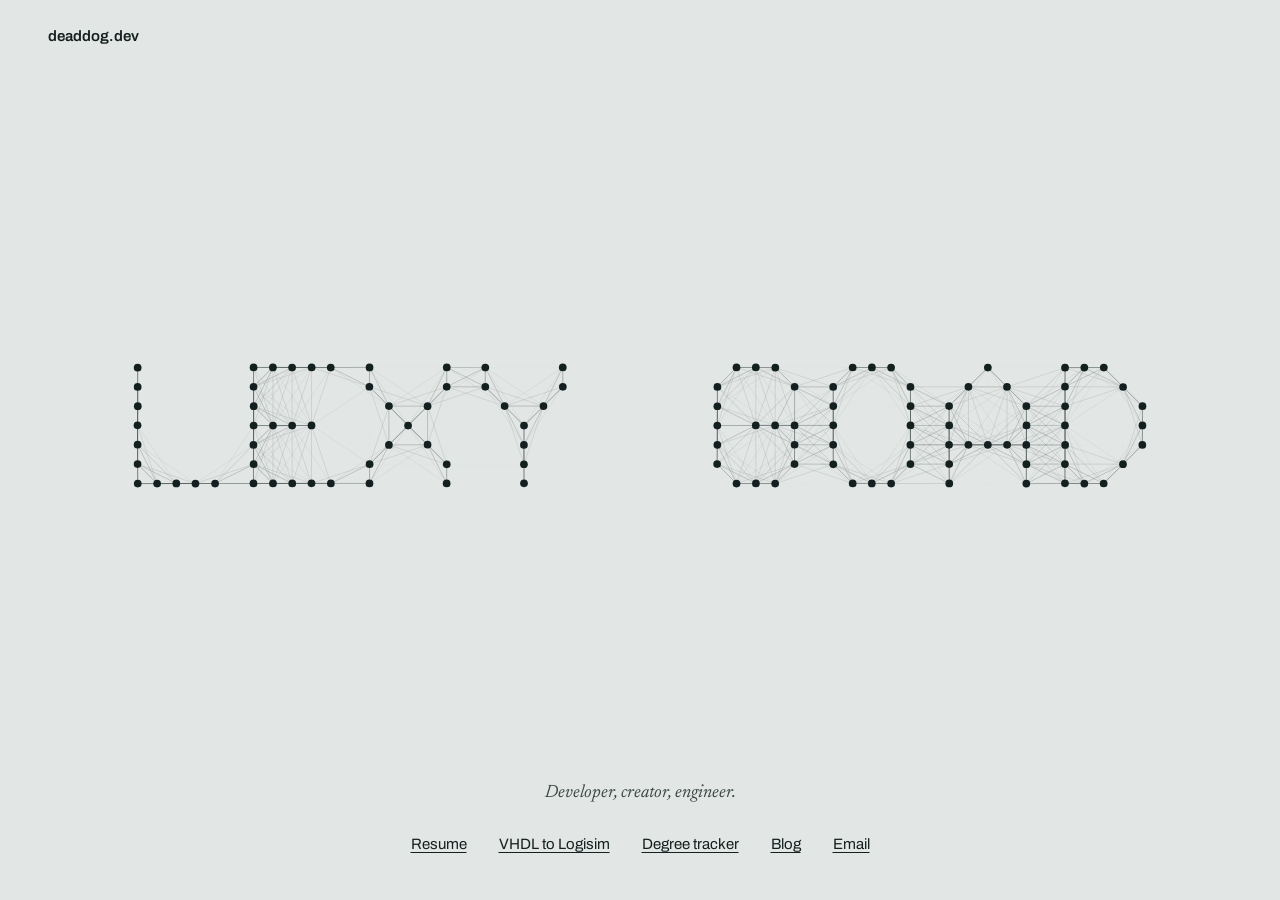
<file: index.html>
<!DOCTYPE html>
<html lang="en">
<head>
  <meta charset="utf-8">
  <meta name="viewport" content="width=device-width, initial-scale=1">
  <link rel="icon" href="assets/favicon.svg" type="image/svg+xml">
  <title>Lexy Goad</title>
  <meta name="description" content="Lexy Goad: developer, creator and engineer. Resume, projects and writing.">
  <meta name="theme-color" content="#e2e6e4">
  <link rel="preconnect" href="https://fonts.googleapis.com">
  <link rel="preconnect" href="https://fonts.gstatic.com" crossorigin>
  <link rel="stylesheet" href="https://fonts.googleapis.com/css2?family=Archivo:wght@400;600&family=Newsreader:ital,opsz,wght@0,6..72,400;1,6..72,400&display=swap">
  <link rel="stylesheet" href="assets/site.css">
  <style>
    body {
      display: flex;
      flex-direction: column;
      height: 100vh;
      height: 100dvh;
      overflow: hidden;
    }

    .stage {
      position: relative;
      flex: 1;
      min-height: 0;
    }

    #dots {
      position: absolute;
      inset: 0;
      width: 100%;
      height: 100%;
      display: block;
      touch-action: none;
    }

    .visually-hidden {
      position: absolute;
      width: 1px;
      height: 1px;
      margin: -1px;
      padding: 0;
      overflow: hidden;
      clip: rect(0 0 0 0);
      white-space: nowrap;
    }

    .intro {
      padding: 0 var(--gutter) 2.5rem;
      text-align: center;
    }

    .intro p {
      font-style: italic;
      color: var(--ink-soft);
      margin-bottom: 1.25rem;
    }

    .intro nav {
      display: flex;
      flex-wrap: wrap;
      justify-content: center;
      gap: 0.5rem 2rem;
      font-family: var(--sans);
      font-size: 0.9375rem;
    }

    .intro nav a {
      padding-block: 0.25rem;
    }

    .site-header {
      justify-content: flex-start;
    }
  </style>
</head>
<body>
  <header class="site-header">
    <span class="home">deaddog.dev</span>
  </header>

  <main class="stage">
    <h1 class="visually-hidden">Lexy Goad</h1>
    <canvas id="dots" aria-hidden="true"></canvas>
  </main>

  <div class="intro">
    <p>Developer, creator, engineer.</p>
    <nav aria-label="Main">
      <a href="resume.html">Resume</a>
      <a href="vhdl-logisim.html">VHDL to Logisim</a>
      <a href="degree-tracker.html">Degree tracker</a>
      <a href="blog.html">Blog</a>
      <a href="mailto:lexy.goad@gmail.com">Email</a>
    </nav>
  </div>

  <script>
    (() => {
      "use strict";

      // 5x7 bitmap letters. 1 = dot.
      const GLYPHS = {
        A: ["00100", "01010", "10001", "10001", "11111", "10001", "10001"],
        D: ["11100", "10010", "10001", "10001", "10001", "10010", "11100"],
        E: ["11111", "10000", "10000", "11110", "10000", "10000", "11111"],
        G: ["01110", "10001", "10000", "10111", "10001", "10001", "01110"],
        L: ["10000", "10000", "10000", "10000", "10000", "10000", "11111"],
        O: ["01110", "10001", "10001", "10001", "10001", "10001", "01110"],
        X: ["10001", "10001", "01010", "00100", "01010", "10001", "10001"],
        Y: ["10001", "10001", "01010", "00100", "00100", "00100", "00100"],
        " ": ["00000", "00000", "00000", "00000", "00000", "00000", "00000"],
      };

      const TEXT = "LEXY GOAD";
      const COLS = 5;
      const ROWS = 7;

      const REPEL_RADIUS = 110;
      const REPEL_FORCE = 7000;
      const SPRING = 0.045;
      const DAMPING = 0.82;
      const LINK_DIST = 80;

      const INK = "20, 32, 31";
      const MARK = "160, 24, 92";

      const canvas = document.getElementById("dots");
      const ctx = canvas.getContext("2d");
      const reduceMotion = window.matchMedia("(prefers-reduced-motion: reduce)");

      let width = 0;
      let height = 0;
      let dpr = 1;
      let nodes = [];
      let pointer = { x: -9999, y: -9999 };
      let running = false;

      function build() {
        nodes = [];
        const totalCols = TEXT.length * COLS + (TEXT.length - 1);
        const cell = Math.min((width * 0.8) / totalCols, (height * 0.5) / ROWS);
        const startX = (width - totalCols * cell) / 2;
        const startY = (height - ROWS * cell) / 2;

        let offset = 0;
        for (const ch of TEXT) {
          const glyph = GLYPHS[ch];
          for (let row = 0; row < ROWS; row++) {
            for (let col = 0; col < COLS; col++) {
              if (glyph[row][col] !== "1") continue;
              const hx = startX + offset + col * cell + cell / 2;
              const hy = startY + row * cell + cell / 2;
              const scatter = reduceMotion.matches ? 0 : 400;
              nodes.push({
                hx,
                hy,
                x: hx + (Math.random() - 0.5) * scatter,
                y: hy + (Math.random() - 0.5) * scatter,
                vx: 0,
                vy: 0,
                r: cell * 0.2,
              });
            }
          }
          offset += (COLS + 1) * cell;
        }
      }

      function resize() {
        dpr = Math.min(window.devicePixelRatio || 1, 2);
        width = canvas.clientWidth;
        height = canvas.clientHeight;
        canvas.width = Math.round(width * dpr);
        canvas.height = Math.round(height * dpr);
        ctx.setTransform(dpr, 0, 0, dpr, 0, 0);
        build();
        if (!running) frame();
      }

      function step() {
        const r2 = REPEL_RADIUS * REPEL_RADIUS;
        for (const n of nodes) {
          n.vx += (n.hx - n.x) * SPRING;
          n.vy += (n.hy - n.y) * SPRING;

          const dx = n.x - pointer.x;
          const dy = n.y - pointer.y;
          const d2 = dx * dx + dy * dy;
          if (d2 < r2 && d2 > 0.01) {
            const d = Math.sqrt(d2);
            const f = REPEL_FORCE / d2;
            n.vx += (dx / d) * f;
            n.vy += (dy / d) * f;
          }

          n.vx *= DAMPING;
          n.vy *= DAMPING;
          n.x += n.vx;
          n.y += n.vy;
        }
      }

      function paint() {
        ctx.clearRect(0, 0, width, height);

        // Thin links between nearby dots.
        const max2 = LINK_DIST * LINK_DIST;
        ctx.lineWidth = 0.75;
        for (let i = 0; i < nodes.length; i++) {
          const a = nodes[i];
          for (let j = i + 1; j < nodes.length; j++) {
            const b = nodes[j];
            const dx = a.x - b.x;
            if (dx > LINK_DIST || dx < -LINK_DIST) continue;
            const dy = a.y - b.y;
            const d2 = dx * dx + dy * dy;
            if (d2 > max2) continue;
            const alpha = (1 - Math.sqrt(d2) / LINK_DIST) * 0.5;
            ctx.strokeStyle = `rgba(${INK}, ${alpha})`;
            ctx.beginPath();
            ctx.moveTo(a.x, a.y);
            ctx.lineTo(b.x, b.y);
            ctx.stroke();
          }
        }

        // Dots. Anything pushed away from its spot turns magenta.
        for (const n of nodes) {
          const away = Math.hypot(n.x - n.hx, n.y - n.hy);
          ctx.fillStyle = away > 24 ? `rgb(${MARK})` : `rgb(${INK})`;
          ctx.beginPath();
          ctx.arc(n.x, n.y, n.r, 0, Math.PI * 2);
          ctx.fill();
        }
      }

      function frame() {
        step();
        paint();
        if (!reduceMotion.matches) {
          running = true;
          requestAnimationFrame(frame);
        } else {
          running = false;
        }
      }

      function setPointer(e) {
        const rect = canvas.getBoundingClientRect();
        pointer.x = e.clientX - rect.left;
        pointer.y = e.clientY - rect.top;
        if (reduceMotion.matches && !running) frame();
      }

      canvas.addEventListener("pointermove", setPointer);
      canvas.addEventListener("pointerdown", setPointer);
      canvas.addEventListener("pointerleave", () => {
        pointer.x = pointer.y = -9999;
      });

      let resizeTimer;
      window.addEventListener("resize", () => {
        clearTimeout(resizeTimer);
        resizeTimer = setTimeout(resize, 120);
      });

      resize();
      if (!running) frame();
    })();
  </script>
</body>
</html>
</file>
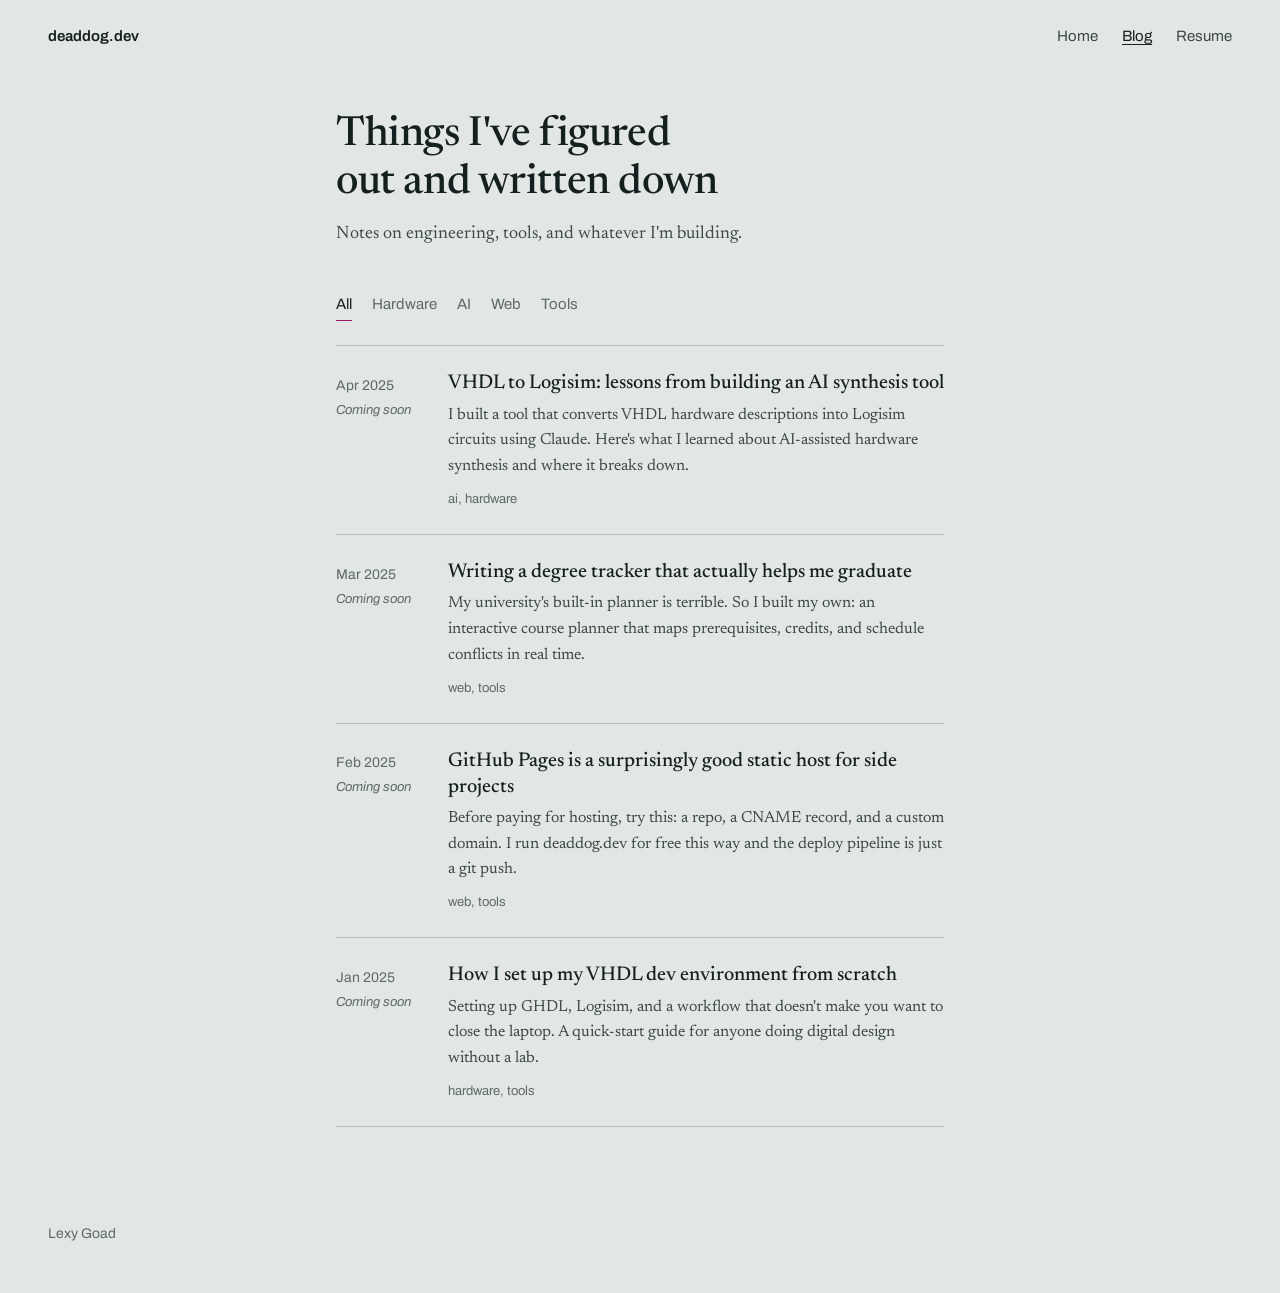
<file: blog.html>
<!DOCTYPE html>
<html lang="en">
<head>
  <meta charset="utf-8">
  <meta name="viewport" content="width=device-width, initial-scale=1">
  <link rel="icon" href="assets/favicon.svg" type="image/svg+xml">
  <title>Blog | Lexy Goad</title>
  <meta name="description" content="Notes on engineering, tools and whatever Lexy Goad is building.">
  <meta name="theme-color" content="#e2e6e4">
  <link rel="preconnect" href="https://fonts.googleapis.com">
  <link rel="preconnect" href="https://fonts.gstatic.com" crossorigin>
  <link rel="stylesheet" href="https://fonts.googleapis.com/css2?family=Archivo:wght@400;600&family=Newsreader:ital,opsz,wght@0,6..72,400;0,6..72,500;1,6..72,400&display=swap">
  <link rel="stylesheet" href="assets/site.css">
  <style>
    .intro h1 {
      font-size: clamp(1.9rem, 5vw, 2.6rem);
      font-weight: 500;
      line-height: 1.15;
      letter-spacing: -0.01em;
      text-wrap: balance;
    }

    .intro p {
      margin-top: 0.75rem;
      color: var(--ink-soft);
    }

    .filters {
      display: flex;
      flex-wrap: wrap;
      gap: 0.25rem 1.25rem;
      margin-top: 2.5rem;
      font-family: var(--sans);
      font-size: 0.9375rem;
    }

    .filters button {
      padding: 0.25rem 0;
      border: 0;
      border-bottom: 1px solid transparent;
      background: none;
      color: var(--muted);
      font: inherit;
      cursor: pointer;
    }

    .filters button:hover {
      color: var(--ink);
    }

    .filters button[aria-pressed="true"] {
      color: var(--ink);
      border-bottom-color: var(--mark);
    }

    .posts {
      margin-top: 1.5rem;
      border-top: 1px solid var(--rule);
    }

    .post {
      display: grid;
      grid-template-columns: 5.5rem 1fr;
      gap: 0 1.5rem;
      padding: 1.5rem 0;
      border-bottom: 1px solid var(--rule);
    }

    .post .when {
      font-family: var(--sans);
      font-size: 0.875rem;
      color: var(--muted);
      padding-top: 0.3rem;
    }

    .post h2 {
      font-size: 1.25rem;
      font-weight: 500;
      line-height: 1.3;
    }

    .post h2 a {
      text-decoration: none;
    }

    .post h2 a:hover {
      text-decoration: underline;
    }

    .post p {
      margin-top: 0.4rem;
      font-size: 1rem;
      color: var(--ink-soft);
    }

    .post .tags {
      margin-top: 0.6rem;
      font-family: var(--sans);
      font-size: 0.8125rem;
      color: var(--muted);
    }

    .post .soon {
      display: block;
      margin-top: 0.15rem;
      font-size: 0.8125rem;
      font-style: italic;
    }

    .empty {
      padding: 2rem 0;
      color: var(--muted);
    }

    @media (max-width: 30rem) {
      .post {
        grid-template-columns: 1fr;
      }

      .post .when {
        padding-top: 0;
        margin-bottom: 0.25rem;
      }
    }
  </style>
</head>
<body>
  <a class="skip-link" href="#content">Skip to content</a>

  <header class="site-header">
    <a class="home" href="./">deaddog.dev</a>
    <nav class="site-nav" aria-label="Main">
      <a href="./">Home</a>
      <a href="blog.html" aria-current="page">Blog</a>
      <a href="resume.html">Resume</a>
    </nav>
  </header>

  <main class="page" id="content">
    <div class="intro">
      <h1>Things I've figured out and written down</h1>
      <p>Notes on engineering, tools, and whatever I'm building.</p>
    </div>

    <div class="filters" id="filters" role="group" aria-label="Filter posts by topic">
      <button type="button" data-tag="all" aria-pressed="true">All</button>
      <button type="button" data-tag="hardware" aria-pressed="false">Hardware</button>
      <button type="button" data-tag="ai" aria-pressed="false">AI</button>
      <button type="button" data-tag="web" aria-pressed="false">Web</button>
      <button type="button" data-tag="tools" aria-pressed="false">Tools</button>
    </div>

    <div class="posts" id="posts" aria-live="polite"></div>
  </main>

  <footer class="site-footer">Lexy Goad</footer>

  <script>
    (() => {
      "use strict";

      // Set `url` once a post is published. Posts without a url render as plain text.
      const POSTS = [
        {
          date: "2025-04",
          label: "Apr 2025",
          title: "VHDL to Logisim: lessons from building an AI synthesis tool",
          excerpt: "I built a tool that converts VHDL hardware descriptions into Logisim circuits using Claude. Here's what I learned about AI-assisted hardware synthesis and where it breaks down.",
          tags: ["ai", "hardware"],
          url: null,
        },
        {
          date: "2025-03",
          label: "Mar 2025",
          title: "Writing a degree tracker that actually helps me graduate",
          excerpt: "My university's built-in planner is terrible. So I built my own: an interactive course planner that maps prerequisites, credits, and schedule conflicts in real time.",
          tags: ["web", "tools"],
          url: null,
        },
        {
          date: "2025-02",
          label: "Feb 2025",
          title: "GitHub Pages is a surprisingly good static host for side projects",
          excerpt: "Before paying for hosting, try this: a repo, a CNAME record, and a custom domain. I run deaddog.dev for free this way and the deploy pipeline is just a git push.",
          tags: ["web", "tools"],
          url: null,
        },
        {
          date: "2025-01",
          label: "Jan 2025",
          title: "How I set up my VHDL dev environment from scratch",
          excerpt: "Setting up GHDL, Logisim, and a workflow that doesn't make you want to close the laptop. A quick-start guide for anyone doing digital design without a lab.",
          tags: ["hardware", "tools"],
          url: null,
        },
      ];

      const list = document.getElementById("posts");
      const filters = document.getElementById("filters");
      let activeTag = "all";

      function el(tag, className, text) {
        const node = document.createElement(tag);
        if (className) node.className = className;
        if (text !== undefined) node.textContent = text;
        return node;
      }

      function renderPost(post) {
        const article = el("article", "post");

        const when = el("div", "when");
        const time = el("time", "", post.label);
        time.dateTime = post.date;
        when.append(time);
        if (!post.url) when.append(el("span", "soon", "Coming soon"));

        const body = el("div");
        const heading = el("h2");
        if (post.url) {
          const link = el("a", "", post.title);
          link.href = post.url;
          heading.append(link);
        } else {
          heading.append(post.title);
        }

        body.append(
          heading,
          el("p", "", post.excerpt),
          el("p", "tags", post.tags.join(", "))
        );
        article.append(when, body);
        return article;
      }

      function render() {
        const shown = activeTag === "all"
          ? POSTS
          : POSTS.filter((p) => p.tags.includes(activeTag));

        list.replaceChildren();

        if (!shown.length) {
          list.append(el("p", "empty", `Nothing tagged "${activeTag}" yet.`));
          return;
        }
        list.append(...shown.map(renderPost));
      }

      filters.addEventListener("click", (e) => {
        const button = e.target.closest("button[data-tag]");
        if (!button) return;
        activeTag = button.dataset.tag;
        for (const b of filters.querySelectorAll("button")) {
          b.setAttribute("aria-pressed", String(b === button));
        }
        render();
      });

      render();
    })();
  </script>
</body>
</html>
</file>
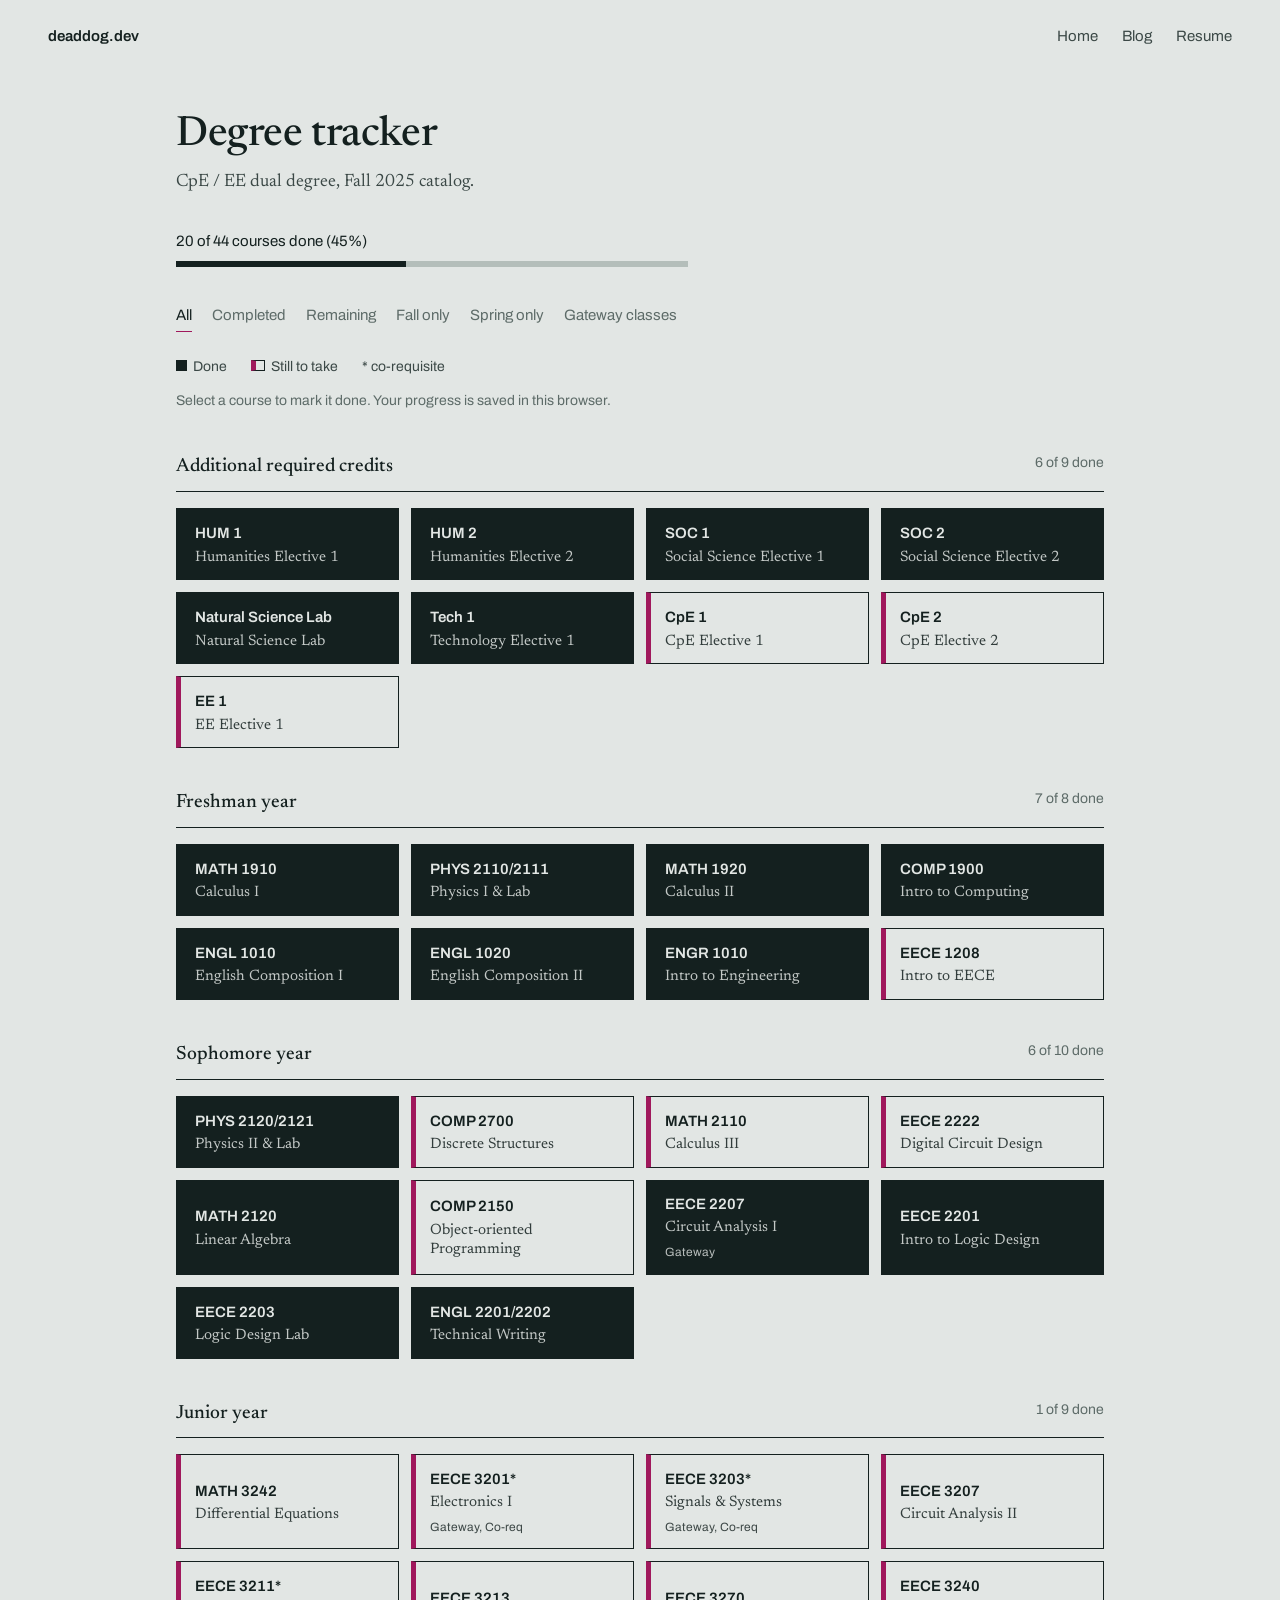
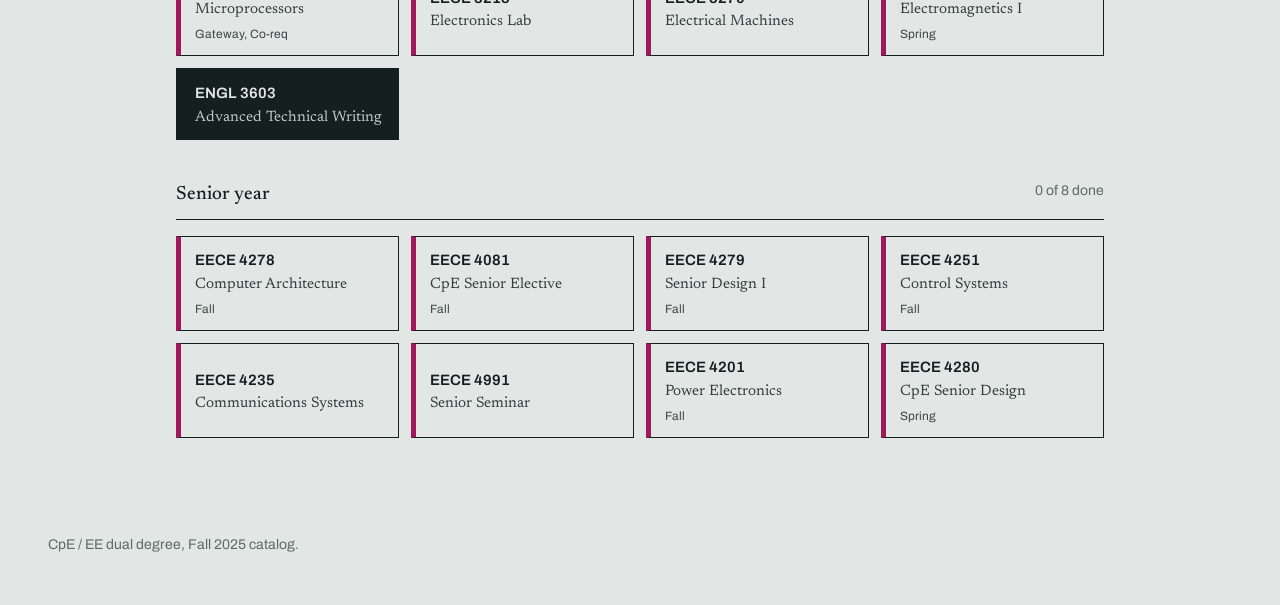
<file: degree-tracker.html>
<!DOCTYPE html>
<html lang="en">
<head>
  <meta charset="utf-8">
  <meta name="viewport" content="width=device-width, initial-scale=1">
  <link rel="icon" href="assets/favicon.svg" type="image/svg+xml">
  <title>Degree tracker | Lexy Goad</title>
  <meta name="description" content="Course planner for the CpE/EE dual degree: mark courses done and filter by semester or gateway status.">
  <meta name="theme-color" content="#e2e6e4">
  <link rel="preconnect" href="https://fonts.googleapis.com">
  <link rel="preconnect" href="https://fonts.gstatic.com" crossorigin>
  <link rel="stylesheet" href="https://fonts.googleapis.com/css2?family=Archivo:wght@400;600&family=Newsreader:ital,opsz,wght@0,6..72,400;0,6..72,500;1,6..72,400&display=swap">
  <link rel="stylesheet" href="assets/site.css">
  <style>
    .page {
      max-width: 64rem;
    }

    h1 {
      font-size: clamp(1.9rem, 5vw, 2.6rem);
      font-weight: 500;
      line-height: 1.15;
      letter-spacing: -0.01em;
    }

    .sub {
      margin-top: 0.5rem;
      color: var(--ink-soft);
    }

    .progress {
      margin-top: 2rem;
      max-width: 32rem;
      font-family: var(--sans);
      font-size: 0.9375rem;
    }

    .progress progress {
      display: block;
      width: 100%;
      height: 6px;
      margin-top: 0.5rem;
      border: 0;
      border-radius: 0;
      background: var(--rule);
      color: var(--ink);
      accent-color: var(--ink);
    }

    .progress progress::-webkit-progress-bar {
      background: var(--rule);
    }

    .progress progress::-webkit-progress-value {
      background: var(--ink);
    }

    .progress progress::-moz-progress-bar {
      background: var(--ink);
    }

    .controls {
      display: flex;
      flex-wrap: wrap;
      align-items: baseline;
      gap: 0.5rem 1.25rem;
      margin-top: 2rem;
      font-family: var(--sans);
      font-size: 0.9375rem;
    }

    .controls button {
      padding: 0.25rem 0;
      border: 0;
      border-bottom: 1px solid transparent;
      background: none;
      color: var(--muted);
      font: inherit;
      cursor: pointer;
    }

    .controls button:hover {
      color: var(--ink);
    }

    .controls button[aria-pressed="true"] {
      color: var(--ink);
      border-bottom-color: var(--mark);
    }

    .hint {
      margin-top: 0.75rem;
      font-family: var(--sans);
      font-size: 0.875rem;
      color: var(--muted);
    }

    .term {
      margin-top: 2.5rem;
    }

    .term h2 {
      display: flex;
      justify-content: space-between;
      gap: 1rem;
      padding-bottom: 0.5rem;
      border-bottom: 1px solid var(--ink);
      font-size: 1.2rem;
      font-weight: 500;
    }

    .term h2 span {
      font-family: var(--sans);
      font-size: 0.875rem;
      font-weight: 400;
      color: var(--muted);
    }

    .term[hidden] {
      display: none;
    }

    .courses {
      display: grid;
      grid-template-columns: repeat(auto-fill, minmax(12.5rem, 1fr));
      gap: 0.75rem;
      margin-top: 1rem;
    }

    .course {
      display: block;
      width: 100%;
      min-height: 4.5rem;
      padding: 0.7rem 0.85rem;
      border: 1px solid var(--ink);
      border-left: 5px solid var(--mark);
      background: transparent;
      color: var(--ink);
      font: inherit;
      text-align: left;
      cursor: pointer;
    }

    .course[hidden] {
      display: none;
    }

    .course:hover {
      background: var(--ground-deep);
    }

    .course[aria-pressed="true"] {
      border-left-color: var(--ink);
      background: var(--ink);
      color: var(--ground);
    }

    .course .code {
      display: block;
      font-family: var(--sans);
      font-size: 0.9375rem;
      font-weight: 600;
    }

    .course .name {
      display: block;
      margin-top: 0.15rem;
      font-size: 0.9375rem;
      line-height: 1.3;
      opacity: 0.85;
    }

    .course .flags {
      display: block;
      margin-top: 0.35rem;
      font-family: var(--sans);
      font-size: 0.75rem;
      opacity: 0.8;
    }

    .key {
      display: inline-block;
      width: 0.7rem;
      height: 0.7rem;
      margin-right: 0.35rem;
      vertical-align: -0.05rem;
      border: 1px solid var(--ink);
    }

    .key--todo {
      border-left: 5px solid var(--mark);
      width: 0.9rem;
    }

    .key--done {
      background: var(--ink);
    }

    .legend {
      display: flex;
      flex-wrap: wrap;
      gap: 0.25rem 1.5rem;
      margin-top: 1.5rem;
      font-family: var(--sans);
      font-size: 0.875rem;
      color: var(--ink-soft);
    }
  </style>
</head>
<body>
  <a class="skip-link" href="#content">Skip to content</a>

  <header class="site-header">
    <a class="home" href="./">deaddog.dev</a>
    <nav class="site-nav" aria-label="Main">
      <a href="./">Home</a>
      <a href="blog.html">Blog</a>
      <a href="resume.html">Resume</a>
    </nav>
  </header>

  <main class="page" id="content">
    <h1>Degree tracker</h1>
    <p class="sub">CpE / EE dual degree, Fall 2025 catalog.</p>

    <div class="progress">
      <p id="progress-text" aria-live="polite">0 of 0 courses done</p>
      <progress id="progress-bar" max="100" value="0" aria-labelledby="progress-text"></progress>
    </div>

    <div class="controls" id="filters" role="group" aria-label="Filter courses">
      <button type="button" data-filter="all" aria-pressed="true">All</button>
      <button type="button" data-filter="completed" aria-pressed="false">Completed</button>
      <button type="button" data-filter="remaining" aria-pressed="false">Remaining</button>
      <button type="button" data-filter="fall" aria-pressed="false">Fall only</button>
      <button type="button" data-filter="spring" aria-pressed="false">Spring only</button>
      <button type="button" data-filter="gateway" aria-pressed="false">Gateway classes</button>
    </div>

    <p class="legend">
      <span><span class="key key--done"></span>Done</span>
      <span><span class="key key--todo"></span>Still to take</span>
      <span>* co-requisite</span>
    </p>
    <p class="hint">Select a course to mark it done. Your progress is saved in this browser.</p>

    <div id="board"></div>
  </main>

  <footer class="site-footer">CpE / EE dual degree, Fall 2025 catalog.</footer>

  <script>
    (() => {
      "use strict";

      const STORAGE_KEY = "lexy-dualdegree-v1";

      // status: "done" or "todo". flags: any of fall, spring, gateway, coreq.
      const TERMS = [
        {
          title: "Additional required credits",
          courses: [
            { id: "HUM1", code: "HUM 1", name: "Humanities Elective 1", status: "done" },
            { id: "HUM2", code: "HUM 2", name: "Humanities Elective 2", status: "done" },
            { id: "SOC1", code: "SOC 1", name: "Social Science Elective 1", status: "done" },
            { id: "SOC2", code: "SOC 2", name: "Social Science Elective 2", status: "done" },
            { id: "NATSCI", code: "Natural Science Lab", name: "Natural Science Lab", status: "done" },
            { id: "TECH1", code: "Tech 1", name: "Technology Elective 1", status: "done" },
            { id: "CPE1", code: "CpE 1", name: "CpE Elective 1", status: "todo" },
            { id: "CPE2", code: "CpE 2", name: "CpE Elective 2", status: "todo" },
            { id: "EE1", code: "EE 1", name: "EE Elective 1", status: "todo" },
          ],
        },
        {
          title: "Freshman year",
          courses: [
            { id: "MATH1910", code: "MATH 1910", name: "Calculus I", status: "done" },
            { id: "PHYS2110", code: "PHYS 2110/2111", name: "Physics I & Lab", status: "done" },
            { id: "MATH1920", code: "MATH 1920", name: "Calculus II", status: "done" },
            { id: "COMP1900", code: "COMP 1900", name: "Intro to Computing", status: "done" },
            { id: "ENGL1010", code: "ENGL 1010", name: "English Composition I", status: "done" },
            { id: "ENGL1020", code: "ENGL 1020", name: "English Composition II", status: "done" },
            { id: "ENGR1010", code: "ENGR 1010", name: "Intro to Engineering", status: "done" },
            { id: "EECE1208", code: "EECE 1208", name: "Intro to EECE", status: "todo" },
          ],
        },
        {
          title: "Sophomore year",
          courses: [
            { id: "PHYS2120", code: "PHYS 2120/2121", name: "Physics II & Lab", status: "done" },
            { id: "COMP2700", code: "COMP 2700", name: "Discrete Structures", status: "todo" },
            { id: "MATH2110", code: "MATH 2110", name: "Calculus III", status: "todo" },
            { id: "EECE2222", code: "EECE 2222", name: "Digital Circuit Design", status: "todo" },
            { id: "MATH2120", code: "MATH 2120", name: "Linear Algebra", status: "done" },
            { id: "COMP2150", code: "COMP 2150", name: "Object-oriented Programming", status: "todo" },
            { id: "EECE2207", code: "EECE 2207", name: "Circuit Analysis I", status: "done", flags: ["gateway"] },
            { id: "EECE2201", code: "EECE 2201", name: "Intro to Logic Design", status: "done" },
            { id: "EECE2203", code: "EECE 2203", name: "Logic Design Lab", status: "done" },
            { id: "ENGL2201", code: "ENGL 2201/2202", name: "Technical Writing", status: "done" },
          ],
        },
        {
          title: "Junior year",
          courses: [
            { id: "MATH3242", code: "MATH 3242", name: "Differential Equations", status: "todo" },
            { id: "EECE3201", code: "EECE 3201*", name: "Electronics I", status: "todo", flags: ["gateway", "coreq"] },
            { id: "EECE3203", code: "EECE 3203*", name: "Signals & Systems", status: "todo", flags: ["gateway", "coreq"] },
            { id: "EECE3207", code: "EECE 3207", name: "Circuit Analysis II", status: "todo" },
            { id: "EECE3211", code: "EECE 3211*", name: "Microprocessors", status: "todo", flags: ["gateway", "coreq"] },
            { id: "EECE3213", code: "EECE 3213", name: "Electronics Lab", status: "todo" },
            { id: "EECE3270", code: "EECE 3270", name: "Electrical Machines", status: "todo" },
            { id: "EECE3240", code: "EECE 3240", name: "Electromagnetics I", status: "todo", flags: ["spring"] },
            { id: "ENGL3603", code: "ENGL 3603", name: "Advanced Technical Writing", status: "done" },
          ],
        },
        {
          title: "Senior year",
          courses: [
            { id: "EECE4278", code: "EECE 4278", name: "Computer Architecture", status: "todo", flags: ["fall"] },
            { id: "EECE4081", code: "EECE 4081", name: "CpE Senior Elective", status: "todo", flags: ["fall"] },
            { id: "EECE4279", code: "EECE 4279", name: "Senior Design I", status: "todo", flags: ["fall"] },
            { id: "EECE4251", code: "EECE 4251", name: "Control Systems", status: "todo", flags: ["fall"] },
            { id: "EECE4235", code: "EECE 4235", name: "Communications Systems", status: "todo" },
            { id: "EECE4991", code: "EECE 4991", name: "Senior Seminar", status: "todo" },
            { id: "EECE4201", code: "EECE 4201", name: "Power Electronics", status: "todo", flags: ["fall"] },
            { id: "EECE4280", code: "EECE 4280", name: "CpE Senior Design", status: "todo", flags: ["spring"] },
          ],
        },
      ];

      const FLAG_LABELS = {
        fall: "Fall",
        spring: "Spring",
        gateway: "Gateway",
        coreq: "Co-req",
      };

      const board = document.getElementById("board");
      const filterBar = document.getElementById("filters");
      const progressText = document.getElementById("progress-text");
      const progressBar = document.getElementById("progress-bar");

      let saved = {};
      try {
        saved = JSON.parse(localStorage.getItem(STORAGE_KEY) || "{}");
      } catch {
        saved = {};
      }

      function persist() {
        try {
          localStorage.setItem(STORAGE_KEY, JSON.stringify(saved));
        } catch {
          /* storage blocked or full: progress just won't stick */
        }
      }

      const state = new Map();
      const buttons = new Map();
      const sections = [];
      let filter = "all";

      function el(tag, className, text) {
        const node = document.createElement(tag);
        if (className) node.className = className;
        if (text !== undefined) node.textContent = text;
        return node;
      }

      function build() {
        const frag = document.createDocumentFragment();

        for (const term of TERMS) {
          const section = el("section", "term");
          const count = el("span");
          const heading = el("h2");
          heading.append(term.title, count);
          const grid = el("div", "courses");

          for (const course of term.courses) {
            const status = saved[course.id] === "done" || saved[course.id] === "todo"
              ? saved[course.id]
              : course.status;
            state.set(course.id, status);

            const btn = el("button", "course");
            btn.type = "button";
            btn.dataset.id = course.id;
            btn.append(el("span", "code", course.code), el("span", "name", course.name));
            if (course.flags) {
              btn.append(el("span", "flags", course.flags.map((f) => FLAG_LABELS[f]).join(", ")));
            }
            buttons.set(course.id, { btn, course });
            grid.append(btn);
          }

          section.append(heading, grid);
          sections.push({ section, count, term });
          frag.append(section);
        }

        board.append(frag);
      }

      function matches(course, status) {
        switch (filter) {
          case "completed": return status === "done";
          case "remaining": return status === "todo";
          case "fall":
          case "spring":
          case "gateway": return (course.flags || []).includes(filter);
          default: return true;
        }
      }

      function update() {
        let done = 0;
        const total = buttons.size;

        for (const [id, { btn, course }] of buttons) {
          const status = state.get(id);
          if (status === "done") done++;
          btn.setAttribute("aria-pressed", String(status === "done"));
          btn.hidden = !matches(course, status);
        }

        for (const { section, count, term } of sections) {
          const doneHere = term.courses.filter((c) => state.get(c.id) === "done").length;
          count.textContent = `${doneHere} of ${term.courses.length} done`;
          section.hidden = term.courses.every((c) => buttons.get(c.id).btn.hidden);
        }

        const pct = Math.round((done / total) * 100);
        progressText.textContent = `${done} of ${total} courses done (${pct}%)`;
        progressBar.value = pct;
      }

      board.addEventListener("click", (e) => {
        const btn = e.target.closest("button.course");
        if (!btn) return;
        const id = btn.dataset.id;
        const next = state.get(id) === "done" ? "todo" : "done";
        state.set(id, next);
        saved[id] = next;
        persist();
        update();
      });

      filterBar.addEventListener("click", (e) => {
        const btn = e.target.closest("button[data-filter]");
        if (!btn) return;
        filter = btn.dataset.filter;
        for (const b of filterBar.querySelectorAll("button")) {
          b.setAttribute("aria-pressed", String(b === btn));
        }
        update();
      });

      build();
      update();
    })();
  </script>
</body>
</html>
</file>
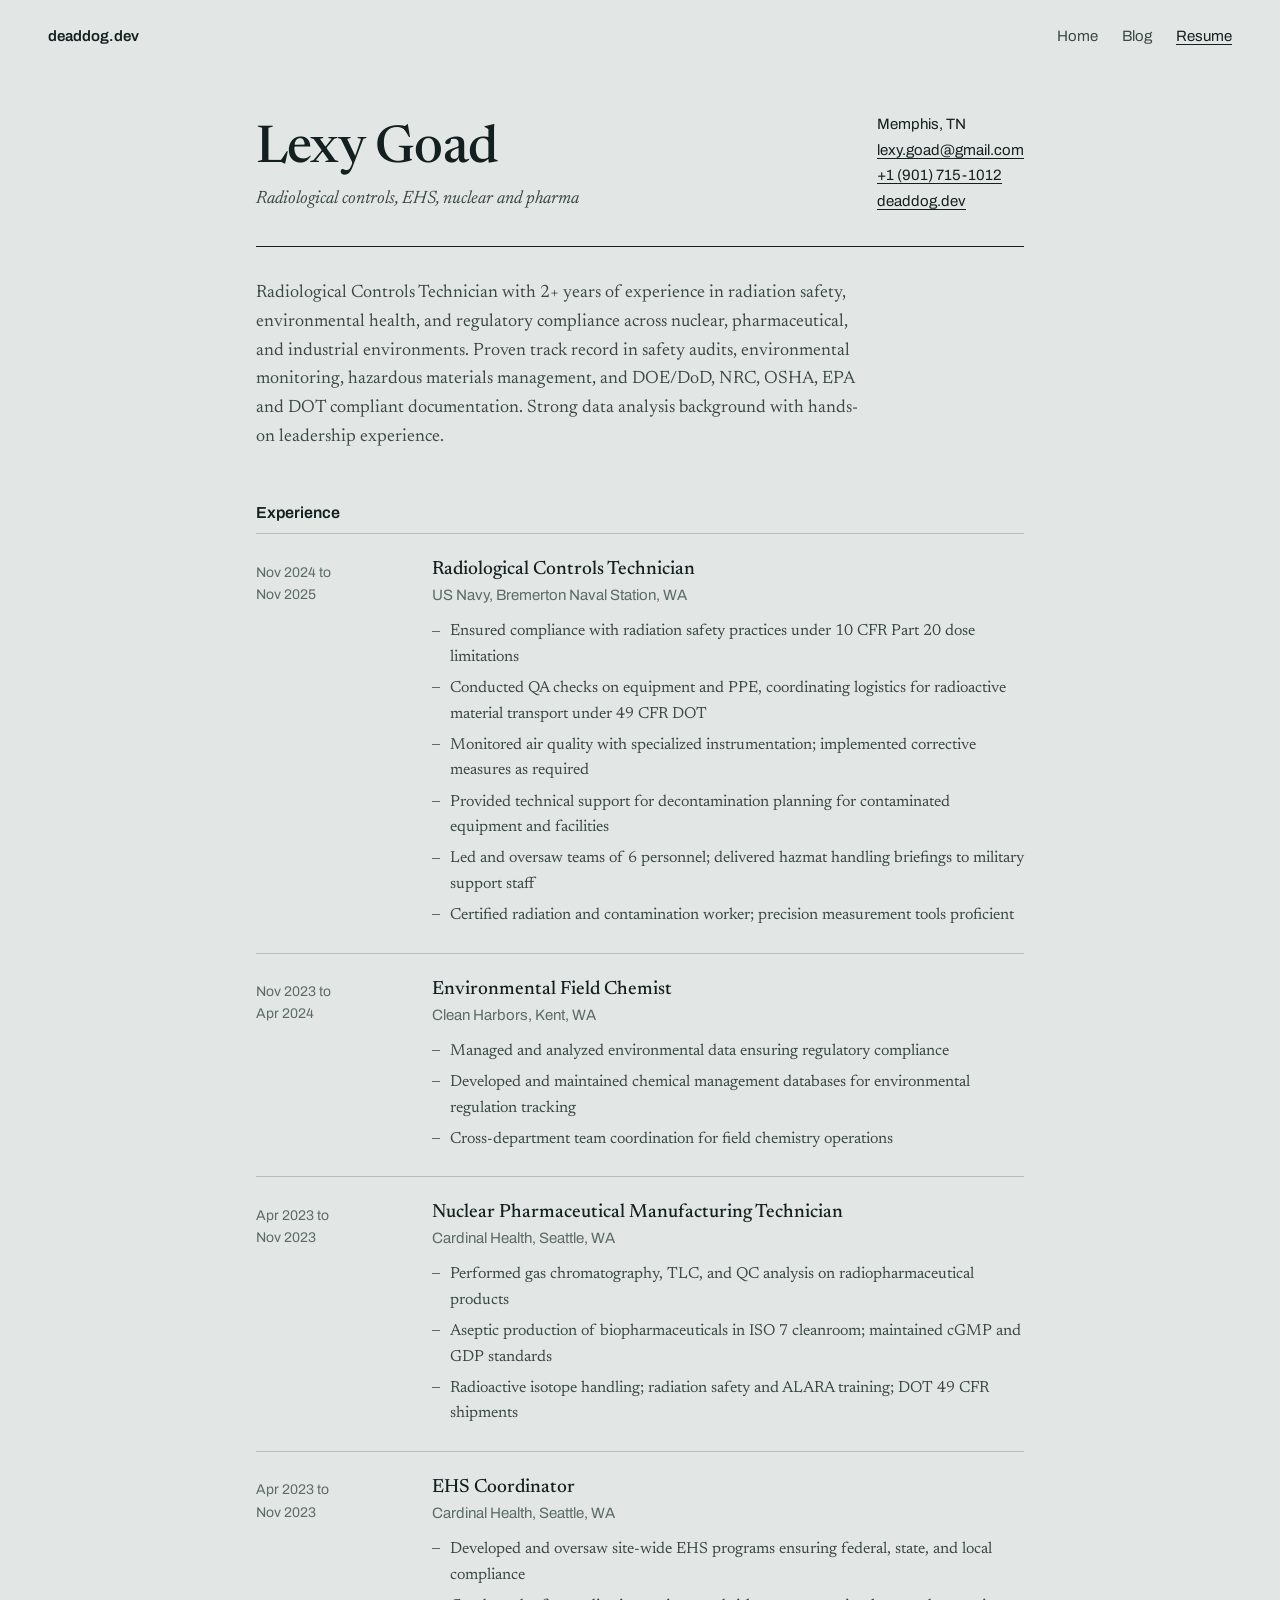
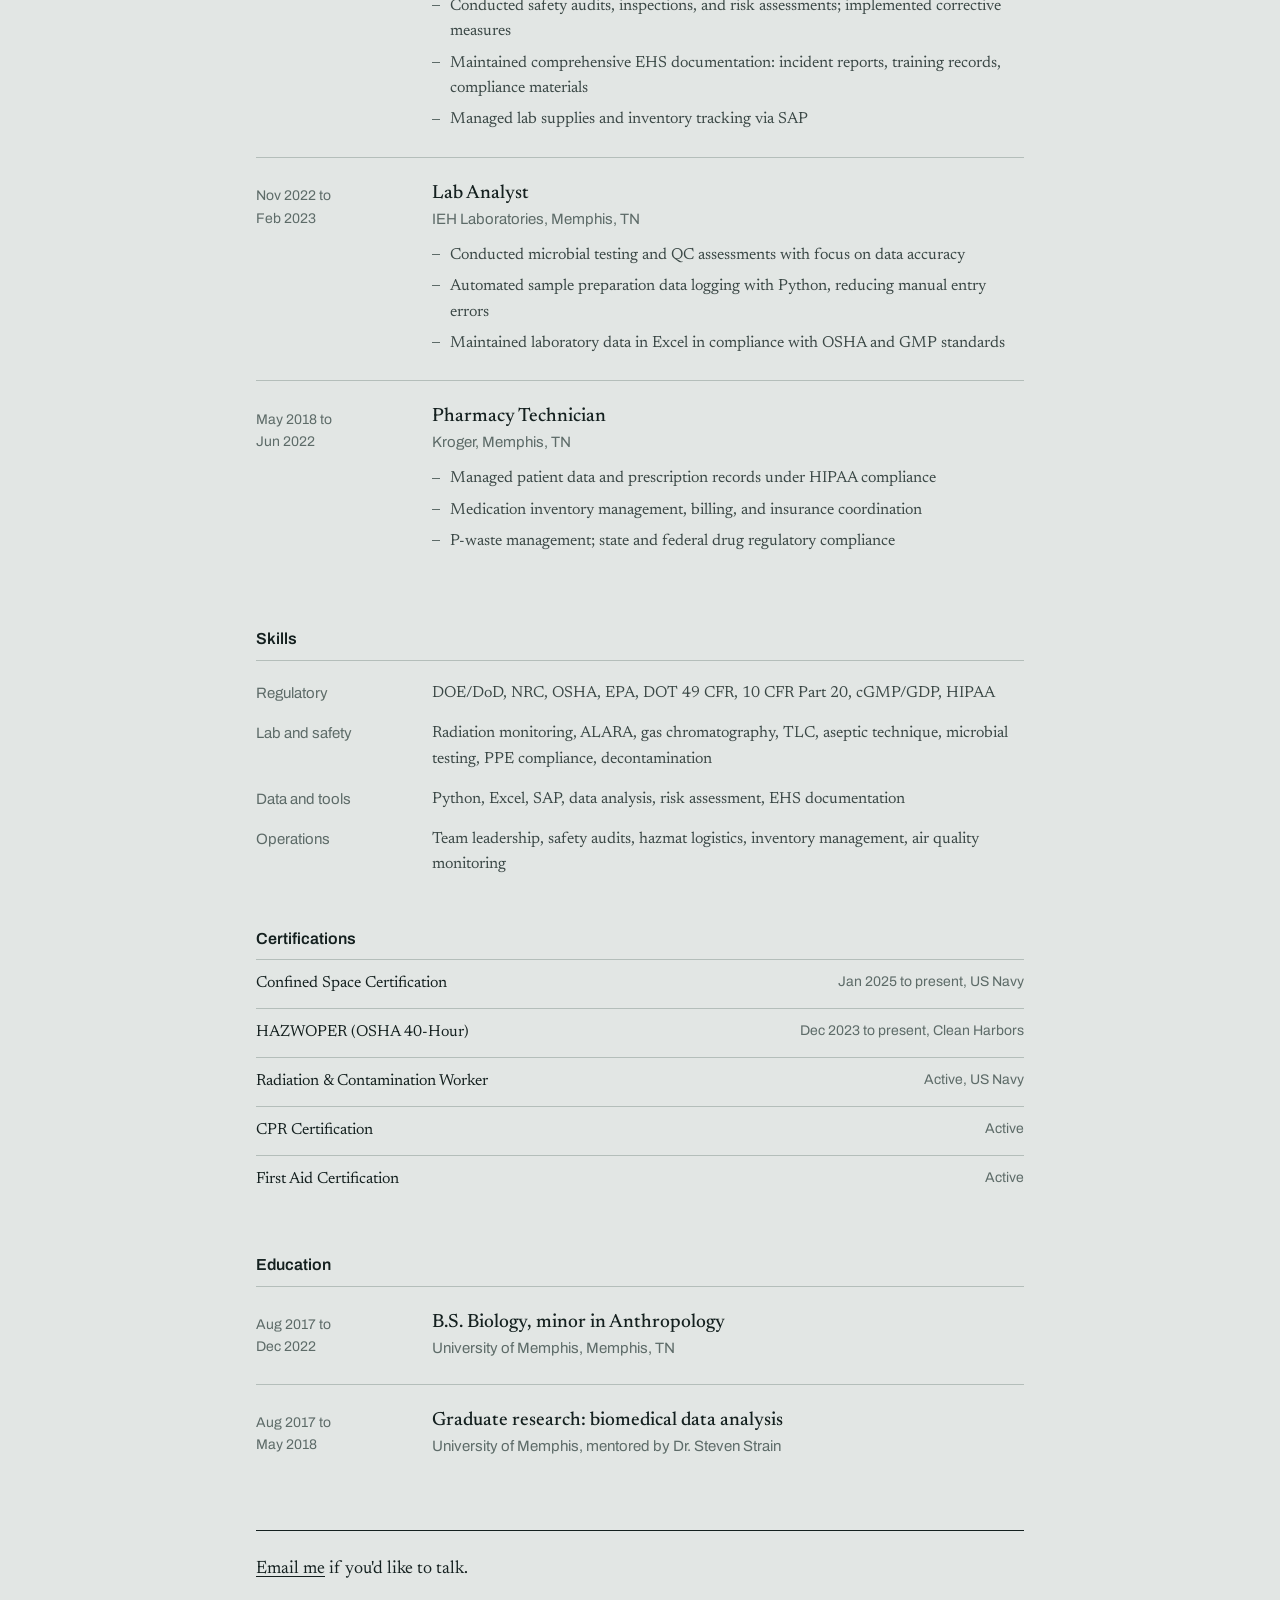
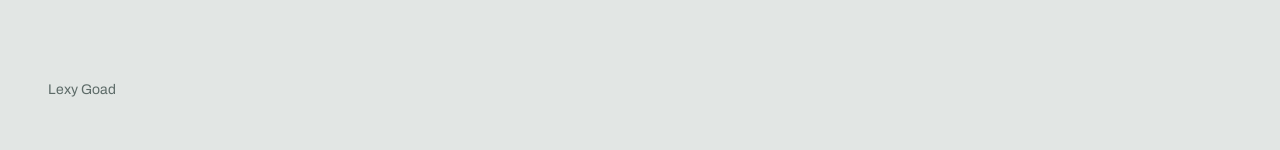
<file: resume.html>
<!DOCTYPE html>
<html lang="en">
<head>
  <meta charset="utf-8">
  <meta name="viewport" content="width=device-width, initial-scale=1">
  <link rel="icon" href="assets/favicon.svg" type="image/svg+xml">
  <title>Resume | Lexy Goad</title>
  <meta name="description" content="Lexy Goad's resume: radiological controls, EHS, and nuclear and pharmaceutical lab work.">
  <meta name="theme-color" content="#e2e6e4">
  <link rel="preconnect" href="https://fonts.googleapis.com">
  <link rel="preconnect" href="https://fonts.gstatic.com" crossorigin>
  <link rel="stylesheet" href="https://fonts.googleapis.com/css2?family=Archivo:wght@400;600&family=Newsreader:ital,opsz,wght@0,6..72,400;0,6..72,500;1,6..72,400&display=swap">
  <link rel="stylesheet" href="assets/site.css">
  <style>
    .page {
      max-width: 54rem;
    }

    .masthead {
      display: flex;
      flex-wrap: wrap;
      justify-content: space-between;
      align-items: flex-end;
      gap: 1.5rem 3rem;
      padding-bottom: 2rem;
      border-bottom: 1px solid var(--ink);
    }

    .masthead h1 {
      font-size: clamp(2.25rem, 6vw, 3.25rem);
      font-weight: 500;
      line-height: 1;
      letter-spacing: -0.015em;
    }

    .masthead .focus {
      margin-top: 0.6rem;
      font-style: italic;
      color: var(--ink-soft);
    }

    .contact {
      font-family: var(--sans);
      font-size: 0.9375rem;
      font-style: normal;
      line-height: 1.7;
    }

    .summary {
      max-width: var(--measure);
      margin-top: 2rem;
      color: var(--ink-soft);
    }

    section {
      margin-top: 3rem;
    }

    section > h2 {
      margin-bottom: 0.5rem;
      font-family: var(--sans);
      font-size: 1rem;
      font-weight: 600;
    }

    .entry {
      display: grid;
      grid-template-columns: 9rem 1fr;
      gap: 0 2rem;
      padding: 1.5rem 0;
      border-top: 1px solid var(--rule);
    }

    .entry .when {
      padding-top: 0.2rem;
      font-family: var(--sans);
      font-size: 0.875rem;
      color: var(--muted);
    }

    .entry h3 {
      font-size: 1.2rem;
      font-weight: 500;
      line-height: 1.3;
    }

    .entry .where {
      font-family: var(--sans);
      font-size: 0.9375rem;
      color: var(--muted);
    }

    .entry ul {
      margin-top: 0.75rem;
      font-size: 1rem;
      color: var(--ink-soft);
    }

    .entry li + li {
      margin-top: 0.35rem;
    }

    .entry li {
      padding-left: 1.1rem;
      position: relative;
    }

    .entry li::before {
      content: "";
      position: absolute;
      left: 0;
      top: 0.7em;
      width: 0.5rem;
      border-top: 1px solid var(--muted);
    }

    .skills {
      border-top: 1px solid var(--rule);
      padding-top: 1.25rem;
      display: grid;
      grid-template-columns: 9rem 1fr;
      gap: 0.9rem 2rem;
    }

    .skills dt {
      font-family: var(--sans);
      font-size: 0.9375rem;
      color: var(--muted);
    }

    .skills dd {
      font-size: 1rem;
      color: var(--ink-soft);
    }

    .plain-list li {
      display: flex;
      flex-wrap: wrap;
      justify-content: space-between;
      gap: 0 2rem;
      padding: 0.7rem 0;
      border-top: 1px solid var(--rule);
      font-size: 1rem;
    }

    .plain-list span {
      font-family: var(--sans);
      font-size: 0.875rem;
      color: var(--muted);
    }

    .edu + .edu {
      margin-top: 0;
    }

    .contact-line {
      margin-top: 3rem;
      padding-top: 1.5rem;
      border-top: 1px solid var(--ink);
    }

    @media (max-width: 36rem) {
      .entry,
      .skills {
        grid-template-columns: 1fr;
        gap: 0.25rem;
      }

      .entry .when {
        order: -1;
        padding-top: 0;
      }

      .skills dd {
        margin-bottom: 0.75rem;
      }
    }

    @media print {
      body {
        background: #fff;
        font-size: 10.5pt;
      }

      .site-header,
      .site-footer,
      .skip-link,
      .contact-line {
        display: none;
      }

      .page {
        max-width: none;
        padding: 0;
      }

      .entry {
        break-inside: avoid;
      }

      a {
        text-decoration: none;
      }
    }
  </style>
</head>
<body>
  <a class="skip-link" href="#content">Skip to content</a>

  <header class="site-header">
    <a class="home" href="./">deaddog.dev</a>
    <nav class="site-nav" aria-label="Main">
      <a href="./">Home</a>
      <a href="blog.html">Blog</a>
      <a href="resume.html" aria-current="page">Resume</a>
    </nav>
  </header>

  <main class="page" id="content">
    <div class="masthead">
      <div>
        <h1>Lexy Goad</h1>
        <p class="focus">Radiological controls, EHS, nuclear and pharma</p>
      </div>
      <address class="contact">
        Memphis, TN<br>
        <a href="mailto:lexy.goad@gmail.com">lexy.goad@gmail.com</a><br>
        <a href="tel:+19017151012">+1 (901) 715-1012</a><br>
        <a href="https://deaddog.dev">deaddog.dev</a>
      </address>
    </div>

    <p class="summary">
      Radiological Controls Technician with 2+ years of experience in radiation safety, environmental health,
      and regulatory compliance across nuclear, pharmaceutical, and industrial environments. Proven track record
      in safety audits, environmental monitoring, hazardous materials management, and DOE/DoD, NRC, OSHA, EPA and DOT
      compliant documentation. Strong data analysis background with hands-on leadership experience.
    </p>

    <section aria-labelledby="experience">
      <h2 id="experience">Experience</h2>

      <article class="entry">
        <p class="when">Nov 2024 to<br>Nov 2025</p>
        <div>
          <h3>Radiological Controls Technician</h3>
          <p class="where">US Navy, Bremerton Naval Station, WA</p>
          <ul>
            <li>Ensured compliance with radiation safety practices under 10 CFR Part 20 dose limitations</li>
            <li>Conducted QA checks on equipment and PPE, coordinating logistics for radioactive material transport under 49 CFR DOT</li>
            <li>Monitored air quality with specialized instrumentation; implemented corrective measures as required</li>
            <li>Provided technical support for decontamination planning for contaminated equipment and facilities</li>
            <li>Led and oversaw teams of 6 personnel; delivered hazmat handling briefings to military support staff</li>
            <li>Certified radiation and contamination worker; precision measurement tools proficient</li>
          </ul>
        </div>
      </article>

      <article class="entry">
        <p class="when">Nov 2023 to<br>Apr 2024</p>
        <div>
          <h3>Environmental Field Chemist</h3>
          <p class="where">Clean Harbors, Kent, WA</p>
          <ul>
            <li>Managed and analyzed environmental data ensuring regulatory compliance</li>
            <li>Developed and maintained chemical management databases for environmental regulation tracking</li>
            <li>Cross-department team coordination for field chemistry operations</li>
          </ul>
        </div>
      </article>

      <article class="entry">
        <p class="when">Apr 2023 to<br>Nov 2023</p>
        <div>
          <h3>Nuclear Pharmaceutical Manufacturing Technician</h3>
          <p class="where">Cardinal Health, Seattle, WA</p>
          <ul>
            <li>Performed gas chromatography, TLC, and QC analysis on radiopharmaceutical products</li>
            <li>Aseptic production of biopharmaceuticals in ISO 7 cleanroom; maintained cGMP and GDP standards</li>
            <li>Radioactive isotope handling; radiation safety and ALARA training; DOT 49 CFR shipments</li>
          </ul>
        </div>
      </article>

      <article class="entry">
        <p class="when">Apr 2023 to<br>Nov 2023</p>
        <div>
          <h3>EHS Coordinator</h3>
          <p class="where">Cardinal Health, Seattle, WA</p>
          <ul>
            <li>Developed and oversaw site-wide EHS programs ensuring federal, state, and local compliance</li>
            <li>Conducted safety audits, inspections, and risk assessments; implemented corrective measures</li>
            <li>Maintained comprehensive EHS documentation: incident reports, training records, compliance materials</li>
            <li>Managed lab supplies and inventory tracking via SAP</li>
          </ul>
        </div>
      </article>

      <article class="entry">
        <p class="when">Nov 2022 to<br>Feb 2023</p>
        <div>
          <h3>Lab Analyst</h3>
          <p class="where">IEH Laboratories, Memphis, TN</p>
          <ul>
            <li>Conducted microbial testing and QC assessments with focus on data accuracy</li>
            <li>Automated sample preparation data logging with Python, reducing manual entry errors</li>
            <li>Maintained laboratory data in Excel in compliance with OSHA and GMP standards</li>
          </ul>
        </div>
      </article>

      <article class="entry">
        <p class="when">May 2018 to<br>Jun 2022</p>
        <div>
          <h3>Pharmacy Technician</h3>
          <p class="where">Kroger, Memphis, TN</p>
          <ul>
            <li>Managed patient data and prescription records under HIPAA compliance</li>
            <li>Medication inventory management, billing, and insurance coordination</li>
            <li>P-waste management; state and federal drug regulatory compliance</li>
          </ul>
        </div>
      </article>
    </section>

    <section aria-labelledby="skills">
      <h2 id="skills">Skills</h2>
      <dl class="skills">
        <dt>Regulatory</dt>
        <dd>DOE/DoD, NRC, OSHA, EPA, DOT 49 CFR, 10 CFR Part 20, cGMP/GDP, HIPAA</dd>

        <dt>Lab and safety</dt>
        <dd>Radiation monitoring, ALARA, gas chromatography, TLC, aseptic technique, microbial testing, PPE compliance, decontamination</dd>

        <dt>Data and tools</dt>
        <dd>Python, Excel, SAP, data analysis, risk assessment, EHS documentation</dd>

        <dt>Operations</dt>
        <dd>Team leadership, safety audits, hazmat logistics, inventory management, air quality monitoring</dd>
      </dl>
    </section>

    <section aria-labelledby="certs">
      <h2 id="certs">Certifications</h2>
      <ul class="plain-list">
        <li>Confined Space Certification <span>Jan 2025 to present, US Navy</span></li>
        <li>HAZWOPER (OSHA 40-Hour) <span>Dec 2023 to present, Clean Harbors</span></li>
        <li>Radiation &amp; Contamination Worker <span>Active, US Navy</span></li>
        <li>CPR Certification <span>Active</span></li>
        <li>First Aid Certification <span>Active</span></li>
      </ul>
    </section>

    <section aria-labelledby="education">
      <h2 id="education">Education</h2>
      <article class="entry edu">
        <p class="when">Aug 2017 to<br>Dec 2022</p>
        <div>
          <h3>B.S. Biology, minor in Anthropology</h3>
          <p class="where">University of Memphis, Memphis, TN</p>
        </div>
      </article>
      <article class="entry edu">
        <p class="when">Aug 2017 to<br>May 2018</p>
        <div>
          <h3>Graduate research: biomedical data analysis</h3>
          <p class="where">University of Memphis, mentored by Dr. Steven Strain</p>
        </div>
      </article>
    </section>

    <p class="contact-line"><a href="mailto:lexy.goad@gmail.com">Email me</a> if you'd like to talk.</p>
  </main>

  <footer class="site-footer">Lexy Goad</footer>
</body>
</html>
</file>
<file: assets/site.css>
/* Shared styles for deaddog.dev
   Loaded by index, blog, resume and degree-tracker. */

:root {
  --ground: #e2e6e4;
  --ground-deep: #d6dcd9;
  --ink: #14201f;
  --ink-soft: #3b4846;
  --muted: #5d6b68;
  --rule: #b4beba;
  --mark: #a0185c; /* radiological magenta, used sparingly */
  --mark-ink: #fff;

  --serif: "Newsreader", "Iowan Old Style", Georgia, serif;
  --sans: "Archivo", system-ui, -apple-system, "Segoe UI", sans-serif;

  --measure: 38rem;
  --gutter: clamp(1.25rem, 5vw, 3rem);
}

*,
*::before,
*::after {
  box-sizing: border-box;
}

html {
  -webkit-text-size-adjust: 100%;
  text-size-adjust: 100%;
}

body {
  margin: 0;
  min-height: 100vh;
  background: var(--ground);
  color: var(--ink);
  font-family: var(--serif);
  font-size: 1.125rem;
  line-height: 1.6;
  font-optical-sizing: auto;
  text-rendering: optimizeLegibility;
}

h1,
h2,
h3,
p,
ul,
ol,
dl,
dd,
figure {
  margin: 0;
}

ul,
ol {
  padding: 0;
  list-style: none;
}

a {
  color: inherit;
  text-decoration-thickness: 1px;
  text-underline-offset: 0.18em;
}

a:hover {
  color: var(--mark);
}

:focus-visible {
  outline: 2px solid var(--mark);
  outline-offset: 3px;
}

::selection {
  background: var(--ink);
  color: var(--ground);
}

.skip-link {
  position: absolute;
  left: var(--gutter);
  top: -4rem;
  padding: 0.5rem 0.75rem;
  background: var(--ink);
  color: var(--ground);
  font-family: var(--sans);
  font-size: 0.875rem;
  z-index: 100;
}

.skip-link:focus {
  top: 0.75rem;
}

/* Site header: just the name and four links, nothing clever. */
.site-header {
  display: flex;
  flex-wrap: wrap;
  align-items: baseline;
  justify-content: space-between;
  gap: 0.5rem 2rem;
  padding: 1.5rem var(--gutter);
  font-family: var(--sans);
  font-size: 0.9375rem;
}

.site-header .home {
  font-weight: 600;
  text-decoration: none;
}

.site-nav {
  display: flex;
  flex-wrap: wrap;
  gap: 0.25rem 1.5rem;
}

.site-nav a {
  text-decoration: none;
  color: var(--ink-soft);
}

.site-nav a:hover,
.site-nav a[aria-current="page"] {
  color: var(--ink);
}

.site-nav a[aria-current="page"] {
  text-decoration: underline;
}

.site-footer {
  padding: 2rem var(--gutter) 3rem;
  font-family: var(--sans);
  font-size: 0.875rem;
  color: var(--muted);
}

.page {
  width: 100%;
  max-width: calc(var(--measure) + var(--gutter) * 2);
  margin-inline: auto;
  padding: 2.5rem var(--gutter) 4rem;
}

.page--wide {
  max-width: 64rem;
}

@media (prefers-reduced-motion: reduce) {
  *,
  *::before,
  *::after {
    animation-duration: 0.001ms !important;
    animation-iteration-count: 1 !important;
    transition-duration: 0.001ms !important;
    scroll-behavior: auto !important;
  }
}
</file>
